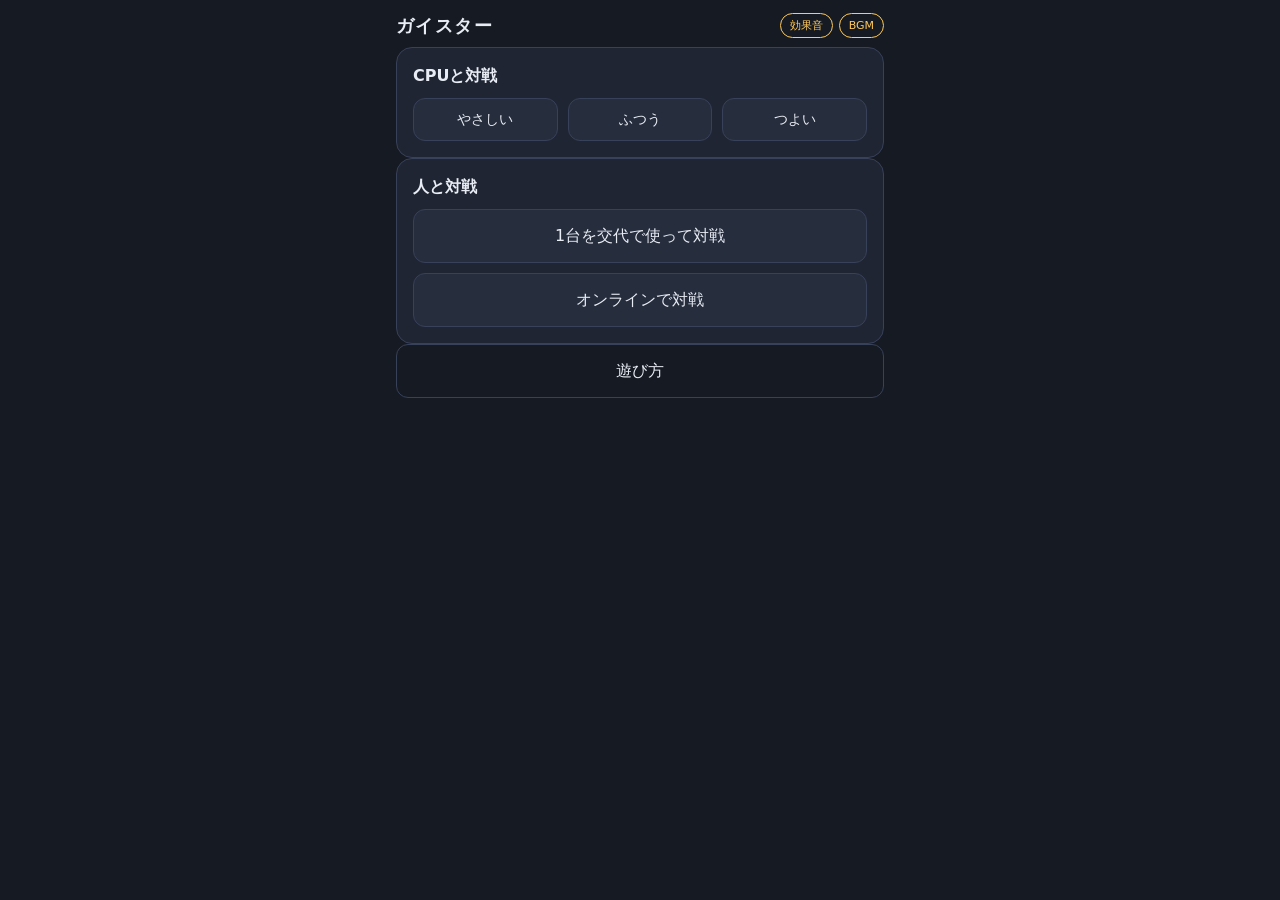
<file: index.html>
<!doctype html>
<html lang="ja">
<head>
<meta charset="utf-8">
<meta name="viewport" content="width=device-width, initial-scale=1, viewport-fit=cover">
<meta name="theme-color" content="#161a22">
<title>ガイスター</title>
<link rel="stylesheet" href="css/style.css">
</head>
<body>
<div id="app">
  <header id="topbar"><h1>ガイスター</h1><div id="status"></div><div id="sound"></div></header>
  <main id="screen"></main>
</div>
<script src="js/rules.js"></script>
<script src="js/ai.js"></script>
<script src="js/ui.js"></script>
<script src="js/sound.js"></script>
<script src="js/firebase-config.js"></script>
<script src="js/online.js"></script>
<script src="js/main.js"></script>
</body>
</html>
</file>
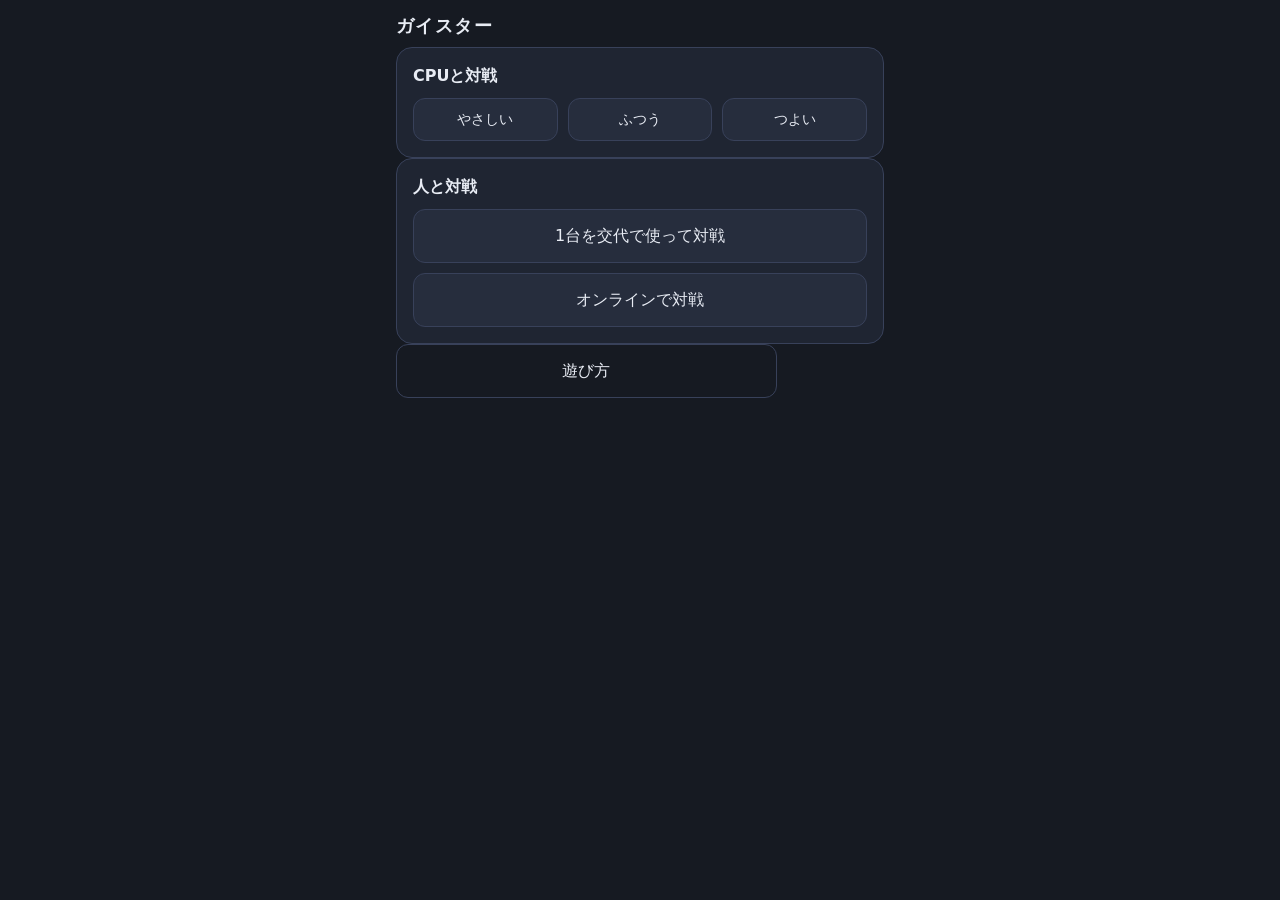
<file: geister/index.html>
<!doctype html>
<html lang="ja">
<head>
<meta charset="utf-8">
<meta name="viewport" content="width=device-width, initial-scale=1, viewport-fit=cover">
<meta name="theme-color" content="#161a22">
<title>ガイスター</title>
<link rel="stylesheet" href="css/style.css">
</head>
<body>
<div id="app">
  <header id="topbar"><h1>ガイスター</h1><div id="status"></div></header>
  <main id="screen"></main>
</div>
<script src="js/rules.js"></script>
<script src="js/ai.js"></script>
<script src="js/ui.js"></script>
<script src="js/firebase-config.js"></script>
<script src="js/online.js"></script>
<script src="js/main.js"></script>
</body>
</html>
</file>
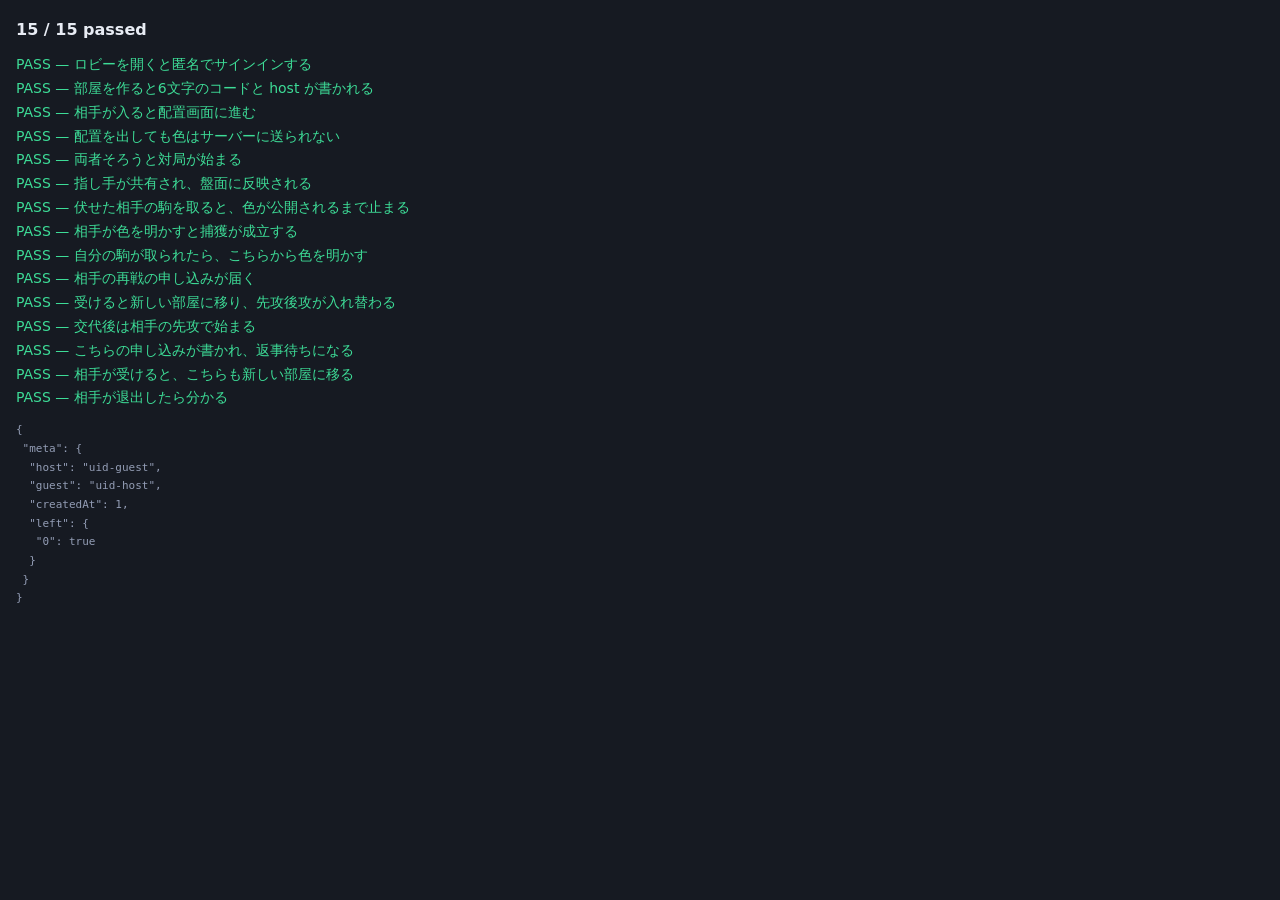
<file: tests-online.html>
<!doctype html>
<html lang="ja"><head><meta charset="utf-8"><title>Geister online tests</title>
<link rel="stylesheet" href="css/style.css">
<style>#out{padding:16px;font:14px/1.7 system-ui}.pass{color:#3ddc97}.fail{color:#ff5d6c;font-weight:700}</style>
</head><body>
<div id="out">実行中…</div>

<!-- アプリ本体と同じ構成で読み込む。画面は隠しておく。 -->
<div id="app" style="display:none">
  <header id="topbar"><h1>ガイスター</h1><div id="status"></div></header>
  <main id="screen"></main>
</div>

<script src="js/rules.js"></script>
<script src="js/ai.js"></script>
<script src="js/ui.js"></script>
<script src="js/firebase-config.js"></script>
<script src="js/online.js"></script>
<script src="js/main.js"></script>

<script>
/* Firebase の代わりになる、メモリ上の小さなデータベース。
   online.js が本物に対して何を読み書きするかを、そのまま確かめるために使う。 */
(function () {
  var store = {}, listeners = [];

  function split(path) { return path.split('/').filter(Boolean); }

  function readPath(path) {
    var node = store, parts = split(path);
    for (var i = 0; i < parts.length; i++) {
      if (node === null || typeof node !== 'object') return null;
      node = node[parts[i]];
      if (node === undefined) return null;
    }
    return node === undefined ? null : node;
  }

  function writePath(path, value) {
    var parts = split(path), node = store;
    for (var i = 0; i < parts.length - 1; i++) {
      if (typeof node[parts[i]] !== 'object' || node[parts[i]] === null) node[parts[i]] = {};
      node = node[parts[i]];
    }
    node[parts[parts.length - 1]] = value;
    notify();
  }

  function notify() {
    listeners.slice().forEach(function (l) {
      l.cb({ val: function () { return clone(readPath(l.path)); } });
    });
  }
  function clone(v) { return v === null ? null : JSON.parse(JSON.stringify(v)); }

  function ref(path) {
    return {
      set: function (v) { writePath(path, v); return Promise.resolve(); },
      get: function () { return Promise.resolve({ val: function () { return clone(readPath(path)); } }); },
      on: function (evt, cb) { var l = { path: path, cb: cb }; listeners.push(l); this._l = l; cb({ val: function () { return clone(readPath(path)); } }); },
      off: function () { listeners = listeners.filter(function (x) { return x !== this._l; }.bind(this)); }
    };
  }

  window.firebase = {
    apps: [],
    initializeApp: function () { window.firebase.apps.push({}); },
    auth: function () {
      return { signInAnonymously: function () { return Promise.resolve({ user: { uid: 'uid-host' } }); } };
    },
    database: function () { return { ref: ref }; }
  };
  window.__fakeDb = { store: store, read: readPath, write: writePath };
})();

/* --- テスト --- */
var R = window.GeisterRules, A = window.GeisterApp, O = window.GeisterOnline, DB = window.__fakeDb;
var results = [];
function check(name, fn) {
  try { fn(); results.push([true, name]); }
  catch (e) { results.push([false, name + ' — ' + e.message]); }
}
function eq(a, b, m) {
  if (JSON.stringify(a) !== JSON.stringify(b))
    throw new Error((m || '') + ' expected ' + JSON.stringify(b) + ' got ' + JSON.stringify(a));
}
function ok(v, m) { if (!v) throw new Error(m || 'expected truthy'); }
function wait() { return new Promise(function (r) { setTimeout(r, 0); }); }

function setupFor(owner, colors) {
  var sq = R.setupSquares(owner);
  colors = colors || ['blue', 'blue', 'blue', 'blue', 'red', 'red', 'red', 'red'];
  return sq.map(function (p, i) { return { pos: p, color: colors[i] }; });
}
function code() { return O.state.code; }
function room(sub) { return DB.read('rooms/' + code() + (sub ? '/' + sub : '')); }
// 相手の端末がする書き込みを、テストから代わりに行う
function guestWrites(sub, value) { DB.write('rooms/' + code() + '/' + sub, value); }

(async function run() {
  try { localStorage.removeItem('geister.setup.' + 'x'); } catch (e) {}

  O.openLobby();
  await wait();

  check('ロビーを開くと匿名でサインインする', function () {
    ok(O.state.ready, '接続済み');
    eq(O.state.uid, 'uid-host');
  });

  O.state.mySetup = null;
  document.querySelectorAll('button').forEach(function (b) {
    if (b.textContent.indexOf('部屋を作る') >= 0) b.click();
  });
  await wait(); await wait();

  check('部屋を作ると6文字のコードと host が書かれる', function () {
    ok(code() && code().length === 6, 'コードが6文字: ' + code());
    eq(room('meta').host, 'uid-host');
    eq(O.state.role, 0);
    eq(A.view, 'online-wait', '相手待ち画面');
  });

  // --- 相手が参加 ---
  guestWrites('meta/guest', 'uid-guest');
  await wait();

  check('相手が入ると配置画面に進む', function () {
    eq(A.view, 'setup');
    eq(A.myPlayer, 0);
  });

  // --- 自分の配置を確定 ---
  var mySetup = setupFor(0);
  O.submitSetup(mySetup);
  await wait();

  check('配置を出しても色はサーバーに送られない', function () {
    eq(room('ready'), { 0: true }, '合図だけが書かれる');
    var dump = JSON.stringify(room());
    ok(dump.indexOf('blue') < 0 && dump.indexOf('red') < 0, '色がどこにも無い: ' + dump);
    eq(A.view, 'online-setupwait');
  });

  // --- 相手も配置完了 ---
  guestWrites('ready/1', true);
  await wait();

  check('両者そろうと対局が始まる', function () {
    eq(A.view, 'play');
    eq(A.state.turn, 0, '部屋を作った側が先手');
    eq(A.state.pieces[0].color, 'blue', '自分の色は分かる');
    eq(A.state.pieces[8].color, 'unknown', '相手の色は伏せられている');
  });

  // --- 自分が一手指す ---
  O.sendMove({ pieceId: 0, from: [4, 1], to: [3, 1], escape: false });
  await wait();

  check('指し手が共有され、盤面に反映される', function () {
    eq(room('moves')[0], { pieceId: 0, to: [3, 1], escape: false });
    eq(A.state.pieces[0].pos, [3, 1]);
    eq(A.state.turn, 1, '手番が相手に移る');
  });

  // --- 相手が自分の駒を取る ---
  guestWrites('moves/1', { pieceId: 12, to: [2, 1], escape: false }); // (1,1)->(2,1)
  await wait();
  O.sendMove({ pieceId: 0, from: [3, 1], to: [2, 1], escape: false }); // 相手の駒を取る
  await wait();

  check('伏せた相手の駒を取ると、色が公開されるまで止まる', function () {
    eq(A.state.moveCount, 2, '捕獲の手前で止まっている');
    ok(O.state.blockedOn, '待ちが立っている');
    eq(O.state.blockedOn.id, 12);
    ok(O.waitingNote().length > 0, '待ちの表示が出る');
  });

  guestWrites('reveals/12', 'red');
  await wait();

  check('相手が色を明かすと捕獲が成立する', function () {
    eq(A.state.moveCount, 3);
    eq(A.state.captured[0], ['red']);
    ok(!O.state.blockedOn, '待ちが解ける');
  });

  // --- 自分の駒が取られたら、自分から色を明かす ---
  guestWrites('moves/3', { pieceId: 13, to: [2, 1], escape: false }); // 自分の 0番 を取る
  await wait(); await wait();

  check('自分の駒が取られたら、こちらから色を明かす', function () {
    eq(room('reveals')[0], 'blue', '0番は青なので blue が公開される');
    eq(A.state.captured[1], ['blue']);
  });

  // --- 再戦: 相手が「先攻後攻を交代して再戦」を申し込み、こちらが受ける ---
  var oldCode = code();
  guestWrites('meta/rematch', { by: 1, swap: true });
  await wait();

  check('相手の再戦の申し込みが届く', function () {
    var t = O.rematchView().textContent;
    ok(t.indexOf('相手が再戦を申し込んでいます') >= 0, t);
    ok(t.indexOf('後攻') >= 0, '次は後攻だと分かる: ' + t);
  });

  O.acceptRematch();
  await wait(); await wait();

  check('受けると新しい部屋に移り、先攻後攻が入れ替わる', function () {
    ok(code() !== oldCode, '部屋が変わる');
    eq(DB.read('rooms/' + oldCode + '/meta/next'), code(), '元の部屋に行き先が書かれる');
    eq(room('meta').host, 'uid-guest');
    eq(room('meta').guest, 'uid-host');
    eq(O.state.role, 1);
    eq(A.myPlayer, 1);
    eq(A.view, 'setup');
    eq(A.setupOwner, 1, '後攻側の陣で配置する');
  });

  O.submitSetup(setupFor(1));
  guestWrites('ready/0', true);
  await wait();

  check('交代後は相手の先攻で始まる', function () {
    eq(A.view, 'play');
    eq(A.state.turn, 0);
    ok(A.state.turn !== A.myPlayer, '相手の番から');
    eq(A.state.pieces[8].color, 'blue', '自分の色は分かる');
    eq(A.state.pieces[0].color, 'unknown', '相手の色は伏せられている');
  });

  // --- 再戦: こちらから「同じ先後で再戦」を申し込み、相手が受ける ---
  O.requestRematch(false);
  await wait();

  check('こちらの申し込みが書かれ、返事待ちになる', function () {
    eq(room('meta').rematch, { by: 1, swap: false });
    ok(O.rematchView().textContent.indexOf('相手の返事を待っています') >= 0);
  });

  DB.write('rooms/NEXT22/meta', { host: 'uid-guest', guest: 'uid-host', createdAt: 1 });
  guestWrites('meta/next', 'NEXT22');
  await wait();

  check('相手が受けると、こちらも新しい部屋に移る', function () {
    eq(code(), 'NEXT22');
    eq(O.state.role, 1, '先後はそのまま');
    eq(A.view, 'setup');
  });

  // --- 相手が退出 ---
  guestWrites('meta/left/0', true);
  await wait();

  check('相手が退出したら分かる', function () {
    ok(O.rematchView().textContent.indexOf('相手は退出しました') >= 0);
  });

  var pass = results.filter(function (r) { return r[0]; }).length;
  document.getElementById('out').innerHTML =
    '<h2>' + pass + ' / ' + results.length + ' passed</h2>' +
    results.map(function (r) {
      return '<div class="' + (r[0] ? 'pass' : 'fail') + '">' + (r[0] ? 'PASS' : 'FAIL') + ' — ' + r[1] + '</div>';
    }).join('') +
    '<pre style="color:#939db5;font-size:11px">' + JSON.stringify(room(), null, 1) + '</pre>';
})();
</script>
</body></html>
</file>
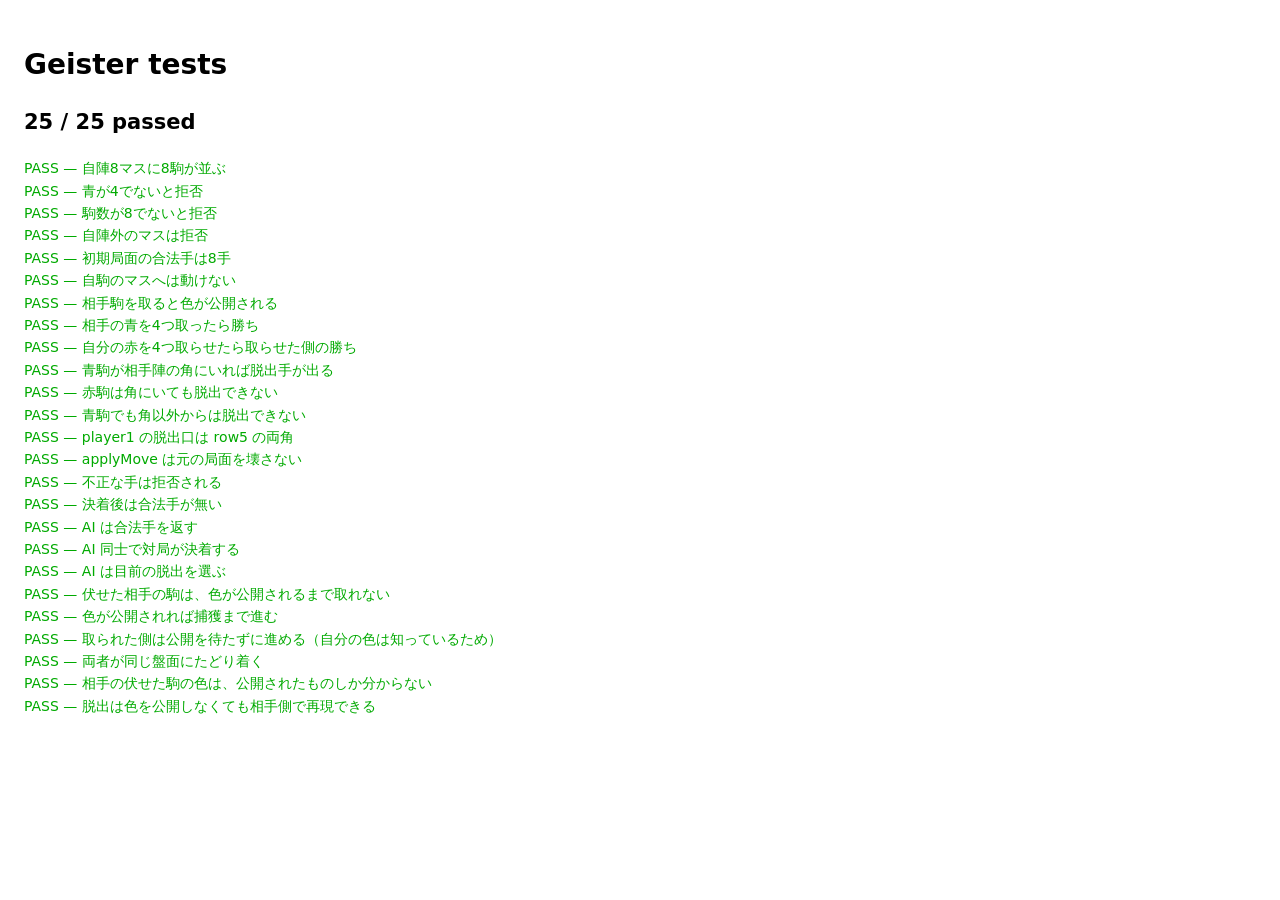
<file: tests.html>
<!doctype html>
<html lang="ja"><head><meta charset="utf-8"><title>Geister tests</title>
<style>body{font:14px/1.6 system-ui;padding:16px}.pass{color:#0a0}.fail{color:#c00;font-weight:700}</style>
</head><body><h1>Geister tests</h1><div id="out"></div>
<script src="js/rules.js"></script>
<script src="js/ai.js"></script>
<script src="js/ui.js"></script>
<script src="js/firebase-config.js"></script>
<script src="js/online.js"></script>
<script>
var results = [], R = window.GeisterRules;
function test(name, fn) {
  try { fn(); results.push([true, name]); }
  catch (e) { results.push([false, name + ' — ' + e.message]); }
}
function eq(a, b, msg) {
  if (JSON.stringify(a) !== JSON.stringify(b))
    throw new Error((msg || '') + ' expected ' + JSON.stringify(b) + ' got ' + JSON.stringify(a));
}
function ok(v, msg) { if (!v) throw new Error(msg || 'expected truthy'); }
function throws(fn, msg) {
  var t = false; try { fn(); } catch (e) { t = true; }
  if (!t) throw new Error(msg || 'expected throw');
}

// 標準配置: 前4マスを青、後4マスを赤
function setupFor(owner, colors) {
  var sq = R.setupSquares(owner);
  colors = colors || ['blue','blue','blue','blue','red','red','red','red'];
  return sq.map(function (p, i) { return { pos: p, color: colors[i] }; });
}
function fresh(c0, c1) { return R.createState(setupFor(0, c0), setupFor(1, c1)); }

/* --- 配置 --- */
test('自陣8マスに8駒が並ぶ', function () {
  var s = fresh();
  eq(s.pieces.length, 16);
  eq(s.board.filter(function (x) { return x !== null; }).length, 16);
  eq(s.turn, 0);
});
test('青が4でないと拒否', function () {
  throws(function () { fresh(['blue','blue','blue','red','red','red','red','red']); });
});
test('駒数が8でないと拒否', function () {
  throws(function () { R.createState(setupFor(0).slice(0, 7), setupFor(1)); });
});
test('自陣外のマスは拒否', function () {
  var bad = setupFor(0); bad[0] = { pos: [3, 1], color: 'blue' };
  throws(function () { R.createState(bad, setupFor(1)); });
});

/* --- 合法手 --- */
test('初期局面の合法手は8手', function () {
  var s = fresh();
  var m = R.legalMoves(s, 0);
  // row4 の4駒が前進(4) + row4 の両端が横へ(2) + row5 の両端が横へ(2) = 8。
  // row5 は上を自駒に塞がれ、中央2列は左右も自駒。
  eq(m.length, 8);
  ok(m.every(function (x) { return !x.escape; }), '初期に脱出手は無い');
});
test('自駒のマスへは動けない', function () {
  var s = fresh();
  var m = R.legalMoves(s, 0);
  ok(m.every(function (x) {
    var t = R.pieceAt(s, x.to[0], x.to[1]);
    return !t || t.owner !== 0;
  }));
});

/* --- 捕獲 --- */
test('相手駒を取ると色が公開される', function () {
  var s = fresh();
  // player0 の駒を [1,1] の直下 [2,1] に瞬間移動させる（テスト用の直接操作）
  var p = s.pieces[0];
  s.board[R.idx(p.pos[0], p.pos[1])] = null;
  p.pos = [2, 1]; s.board[R.idx(2, 1)] = p.id;
  var res = R.applyMove(s, { pieceId: p.id, from: [2, 1], to: [1, 1], escape: false });
  eq(res.capturedColor, 'red', '[1,1] は player1 の後列=赤');
  eq(res.state.captured[0], ['red']);
  eq(res.state.turn, 1, '手番が移る');
});

/* --- 勝利条件 --- */
test('相手の青を4つ取ったら勝ち', function () {
  var s = fresh();
  s.captured[0] = ['blue', 'blue', 'blue'];
  var p = s.pieces[0];
  s.board[R.idx(p.pos[0], p.pos[1])] = null;
  p.pos = [1, 1]; s.board[R.idx(1, 1)] = p.id;
  // [0,1] は player1 の前列 = 青
  var res = R.applyMove(s, { pieceId: p.id, from: [1, 1], to: [0, 1], escape: false });
  eq(res.state.winner, 0);
  eq(res.state.reason, 'took_all_blue');
});
test('自分の赤を4つ取らせたら取らせた側の勝ち', function () {
  var s = fresh();
  s.captured[0] = ['red', 'red', 'red'];
  var p = s.pieces[0];
  s.board[R.idx(p.pos[0], p.pos[1])] = null;
  p.pos = [2, 1]; s.board[R.idx(2, 1)] = p.id;
  // [1,1] は player1 の後列 = 赤。player0 が4つ目の赤を取る → player1 の勝ち
  var res = R.applyMove(s, { pieceId: p.id, from: [2, 1], to: [1, 1], escape: false });
  eq(res.state.winner, 1);
  eq(res.state.reason, 'lost_all_red');
});

/* --- 脱出 --- */
test('青駒が相手陣の角にいれば脱出手が出る', function () {
  var s = fresh();
  var blue = s.pieces.find(function (p) { return p.owner === 0 && p.color === 'blue'; });
  s.board[R.idx(blue.pos[0], blue.pos[1])] = null;
  blue.pos = [0, 0]; s.board[R.idx(0, 0)] = blue.id;
  var esc = R.legalMoves(s, 0).filter(function (m) { return m.escape; });
  eq(esc.length, 1);
  var res = R.applyMove(s, esc[0]);
  eq(res.state.winner, 0);
  eq(res.state.reason, 'escape');
});
test('赤駒は角にいても脱出できない', function () {
  var s = fresh();
  var red = s.pieces.find(function (p) { return p.owner === 0 && p.color === 'red'; });
  s.board[R.idx(red.pos[0], red.pos[1])] = null;
  red.pos = [0, 0]; s.board[R.idx(0, 0)] = red.id;
  eq(R.legalMoves(s, 0).filter(function (m) { return m.escape; }).length, 0);
});
test('青駒でも角以外からは脱出できない', function () {
  var s = fresh();
  var blue = s.pieces.find(function (p) { return p.owner === 0 && p.color === 'blue'; });
  s.board[R.idx(blue.pos[0], blue.pos[1])] = null;
  blue.pos = [0, 2]; s.board[R.idx(0, 2)] = blue.id;
  eq(R.legalMoves(s, 0).filter(function (m) { return m.escape; }).length, 0);
});
test('player1 の脱出口は row5 の両角', function () {
  var s = fresh();
  s.turn = 1;
  var blue = s.pieces.find(function (p) { return p.owner === 1 && p.color === 'blue'; });
  s.board[R.idx(blue.pos[0], blue.pos[1])] = null;
  blue.pos = [5, 5]; s.board[R.idx(5, 5)] = blue.id;
  var esc = R.legalMoves(s, 1).filter(function (m) { return m.escape; });
  eq(esc.length, 1);
  eq(R.applyMove(s, esc[0]).state.winner, 1);
});

/* --- 不変性 --- */
test('applyMove は元の局面を壊さない', function () {
  var s = fresh();
  var before = JSON.stringify(s);
  R.applyMove(s, R.legalMoves(s, 0)[0]);
  eq(JSON.stringify(s), before);
});
test('不正な手は拒否される', function () {
  var s = fresh();
  var p0 = s.pieces[0];
  // 2マス進む手
  throws(function () { R.applyMove(s, { pieceId: 0, from: p0.pos, to: [2, 1], escape: false }); }, '2マス移動');
  // from が実際の位置と食い違う手
  throws(function () { R.applyMove(s, { pieceId: 0, from: [3, 1], to: [3, 1], escape: false }); }, 'from 不一致');
  // 相手の手番の駒を動かす手
  throws(function () { R.applyMove(s, { pieceId: 8, from: s.pieces[8].pos, to: [2, 1], escape: false }); }, '相手駒');
});
test('決着後は合法手が無い', function () {
  var s = fresh(); s.winner = 0;
  eq(R.legalMoves(s, 0).length, 0);
});

/* --- AI --- */
if (window.GeisterAI) {
  test('AI は合法手を返す', function () {
    var s = fresh();
    var mv = window.GeisterAI.chooseMove(s, 0, 'normal');
    ok(mv, '手が返る');
    ok(R.legalMoves(s, 0).some(function (m) { return R.sameMove(m, mv); }), '合法手である');
  });
  test('AI 同士で対局が決着する', function () {
    var s = fresh(), guard = 0;
    while (s.winner === null && guard++ < 400) {
      var mv = window.GeisterAI.chooseMove(s, s.turn, 'easy');
      if (!mv) break;
      s = R.applyMove(s, mv).state;
    }
    ok(s.winner !== null || guard >= 400, '進行する');
    ok(guard > 1, '手が進んでいる');
  });
  test('AI は目前の脱出を選ぶ', function () {
    var s = fresh();
    var blue = s.pieces.find(function (p) { return p.owner === 0 && p.color === 'blue'; });
    s.board[R.idx(blue.pos[0], blue.pos[1])] = null;
    blue.pos = [0, 0]; s.board[R.idx(0, 0)] = blue.id;
    var mv = window.GeisterAI.chooseMove(s, 0, 'normal');
    ok(mv.escape, '脱出手を選ぶ');
  });
}

/* --- オンライン: 指し手の並べ直し --- */
if (window.GeisterOnline && window.GeisterOnline.replayFrom) {
  var replay = window.GeisterOnline.replayFrom;
  var S0 = setupFor(0), S1 = setupFor(1);
  // id12 = player1 の (1,1)、後列なので赤
  var MOVES = [
    { pieceId: 0,  to: [3, 1], escape: false },
    { pieceId: 12, to: [2, 1], escape: false },
    { pieceId: 0,  to: [2, 1], escape: false }   // ここで id12 を捕獲
  ];

  test('伏せた相手の駒は、色が公開されるまで取れない', function () {
    var a = replay(S0, 0, MOVES, {});
    ok(a.blockedOn, '止まっている');
    eq(a.blockedOn.id, 12);
    eq(a.state.moveCount, 2, '捕獲の手前まで進む');
  });

  test('色が公開されれば捕獲まで進む', function () {
    var a = replay(S0, 0, MOVES, { 12: 'red' });
    ok(!a.blockedOn, '止まらない');
    eq(a.state.moveCount, 3);
    eq(a.state.captured[0], ['red']);
  });

  test('取られた側は公開を待たずに進める（自分の色は知っているため）', function () {
    var b = replay(S1, 1, MOVES, {});
    ok(!b.blockedOn, '止まらない');
    eq(b.state.moveCount, 3);
    eq(b.state.captured[0], ['red']);
  });

  test('両者が同じ盤面にたどり着く', function () {
    var a = replay(S0, 0, MOVES, { 12: 'red' }).state;
    var b = replay(S1, 1, MOVES, {}).state;
    eq(a.board, b.board, '駒の位置が一致');
    eq(a.turn, b.turn, '手番が一致');
    eq(a.captured, b.captured, '取った駒が一致');
    eq(a.winner, b.winner);
  });

  test('相手の伏せた駒の色は、公開されたものしか分からない', function () {
    var a = replay(S0, 0, MOVES, { 12: 'red' }).state;
    var hidden = a.pieces.filter(function (p) {
      return p.owner === 1 && !p.captured && p.color === R.UNKNOWN;
    });
    eq(hidden.length, 7, '捕獲された1体以外は伏せられたまま');
  });

  test('脱出は色を公開しなくても相手側で再現できる', function () {
    // 0番(青, (4,1)) を誰もいない0列を通して脱出口 (0,0) まで運ぶ。
    // 手番を合わせるため、player1 の 13番を (1,2) と (2,2) で往復させる。
    var mv = [];
    var path = [[4,0],[3,0],[2,0],[1,0],[0,0]];
    var filler = [[2,2],[1,2],[2,2],[1,2],[2,2]];
    for (var i = 0; i < path.length; i++) {
      mv.push({ pieceId: 0, to: path[i], escape: false });
      mv.push({ pieceId: 13, to: filler[i], escape: false });
    }
    mv.push({ pieceId: 0, to: null, escape: true });
    var a = replay(setupFor(0), 0, mv, {});
    var b = replay(setupFor(1), 1, mv, {});
    ok(!a.blockedOn && !b.blockedOn, '両者とも止まらない');
    eq(a.state.winner, 0, '自分側で勝ちになる');
    eq(b.state.winner, 0, '相手側でも同じ結果');
    eq(b.state.reason, 'escape');
  });
}

var pass = results.filter(function (r) { return r[0]; }).length;
document.getElementById('out').innerHTML =
  '<h2>' + pass + ' / ' + results.length + ' passed</h2>' +
  results.map(function (r) {
    return '<div class="' + (r[0] ? 'pass' : 'fail') + '">' + (r[0] ? 'PASS' : 'FAIL') + ' — ' + r[1] + '</div>';
  }).join('');
console.log('RESULT ' + pass + '/' + results.length);
results.filter(function (r) { return !r[0]; }).forEach(function (r) { console.log('FAIL ' + r[1]); });
</script></body></html>
</file>
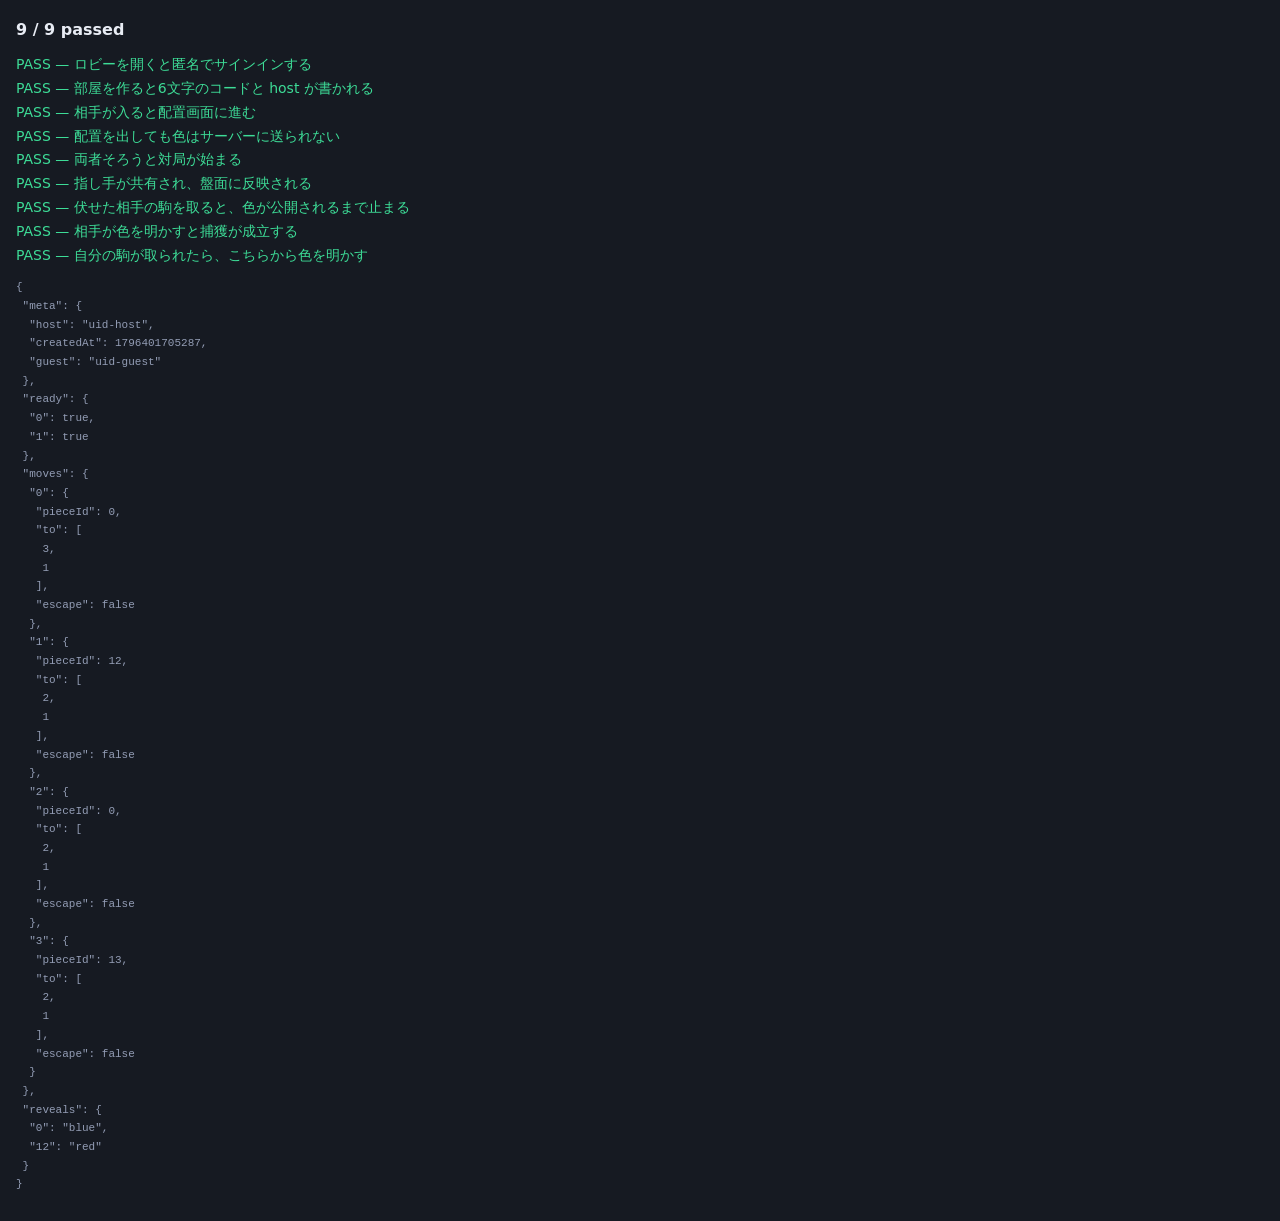
<file: geister/tests-online.html>
<!doctype html>
<html lang="ja"><head><meta charset="utf-8"><title>Geister online tests</title>
<link rel="stylesheet" href="css/style.css">
<style>#out{padding:16px;font:14px/1.7 system-ui}.pass{color:#3ddc97}.fail{color:#ff5d6c;font-weight:700}</style>
</head><body>
<div id="out">実行中…</div>

<!-- アプリ本体と同じ構成で読み込む。画面は隠しておく。 -->
<div id="app" style="display:none">
  <header id="topbar"><h1>ガイスター</h1><div id="status"></div></header>
  <main id="screen"></main>
</div>

<script src="js/rules.js"></script>
<script src="js/ai.js"></script>
<script src="js/ui.js"></script>
<script src="js/firebase-config.js"></script>
<script src="js/online.js"></script>
<script src="js/main.js"></script>

<script>
/* Firebase の代わりになる、メモリ上の小さなデータベース。
   online.js が本物に対して何を読み書きするかを、そのまま確かめるために使う。 */
(function () {
  var store = {}, listeners = [];

  function split(path) { return path.split('/').filter(Boolean); }

  function readPath(path) {
    var node = store, parts = split(path);
    for (var i = 0; i < parts.length; i++) {
      if (node === null || typeof node !== 'object') return null;
      node = node[parts[i]];
      if (node === undefined) return null;
    }
    return node === undefined ? null : node;
  }

  function writePath(path, value) {
    var parts = split(path), node = store;
    for (var i = 0; i < parts.length - 1; i++) {
      if (typeof node[parts[i]] !== 'object' || node[parts[i]] === null) node[parts[i]] = {};
      node = node[parts[i]];
    }
    node[parts[parts.length - 1]] = value;
    notify();
  }

  function notify() {
    listeners.slice().forEach(function (l) {
      l.cb({ val: function () { return clone(readPath(l.path)); } });
    });
  }
  function clone(v) { return v === null ? null : JSON.parse(JSON.stringify(v)); }

  function ref(path) {
    return {
      set: function (v) { writePath(path, v); return Promise.resolve(); },
      get: function () { return Promise.resolve({ val: function () { return clone(readPath(path)); } }); },
      on: function (evt, cb) { var l = { path: path, cb: cb }; listeners.push(l); this._l = l; cb({ val: function () { return clone(readPath(path)); } }); },
      off: function () { listeners = listeners.filter(function (x) { return x !== this._l; }.bind(this)); }
    };
  }

  window.firebase = {
    apps: [],
    initializeApp: function () { window.firebase.apps.push({}); },
    auth: function () {
      return { signInAnonymously: function () { return Promise.resolve({ user: { uid: 'uid-host' } }); } };
    },
    database: function () { return { ref: ref }; }
  };
  window.__fakeDb = { store: store, read: readPath, write: writePath };
})();

/* --- テスト --- */
var R = window.GeisterRules, A = window.GeisterApp, O = window.GeisterOnline, DB = window.__fakeDb;
var results = [];
function check(name, fn) {
  try { fn(); results.push([true, name]); }
  catch (e) { results.push([false, name + ' — ' + e.message]); }
}
function eq(a, b, m) {
  if (JSON.stringify(a) !== JSON.stringify(b))
    throw new Error((m || '') + ' expected ' + JSON.stringify(b) + ' got ' + JSON.stringify(a));
}
function ok(v, m) { if (!v) throw new Error(m || 'expected truthy'); }
function wait() { return new Promise(function (r) { setTimeout(r, 0); }); }

function setupFor(owner, colors) {
  var sq = R.setupSquares(owner);
  colors = colors || ['blue', 'blue', 'blue', 'blue', 'red', 'red', 'red', 'red'];
  return sq.map(function (p, i) { return { pos: p, color: colors[i] }; });
}
function code() { return O.state.code; }
function room(sub) { return DB.read('rooms/' + code() + (sub ? '/' + sub : '')); }
// 相手の端末がする書き込みを、テストから代わりに行う
function guestWrites(sub, value) { DB.write('rooms/' + code() + '/' + sub, value); }

(async function run() {
  try { localStorage.removeItem('geister.setup.' + 'x'); } catch (e) {}

  O.openLobby();
  await wait();

  check('ロビーを開くと匿名でサインインする', function () {
    ok(O.state.ready, '接続済み');
    eq(O.state.uid, 'uid-host');
  });

  O.state.mySetup = null;
  document.querySelectorAll('button').forEach(function (b) {
    if (b.textContent.indexOf('部屋を作る') >= 0) b.click();
  });
  await wait(); await wait();

  check('部屋を作ると6文字のコードと host が書かれる', function () {
    ok(code() && code().length === 6, 'コードが6文字: ' + code());
    eq(room('meta').host, 'uid-host');
    eq(O.state.role, 0);
    eq(A.view, 'online-wait', '相手待ち画面');
  });

  // --- 相手が参加 ---
  guestWrites('meta/guest', 'uid-guest');
  await wait();

  check('相手が入ると配置画面に進む', function () {
    eq(A.view, 'setup');
    eq(A.myPlayer, 0);
  });

  // --- 自分の配置を確定 ---
  var mySetup = setupFor(0);
  O.submitSetup(mySetup);
  await wait();

  check('配置を出しても色はサーバーに送られない', function () {
    eq(room('ready'), { 0: true }, '合図だけが書かれる');
    var dump = JSON.stringify(room());
    ok(dump.indexOf('blue') < 0 && dump.indexOf('red') < 0, '色がどこにも無い: ' + dump);
    eq(A.view, 'online-setupwait');
  });

  // --- 相手も配置完了 ---
  guestWrites('ready/1', true);
  await wait();

  check('両者そろうと対局が始まる', function () {
    eq(A.view, 'play');
    eq(A.state.turn, 0, '部屋を作った側が先手');
    eq(A.state.pieces[0].color, 'blue', '自分の色は分かる');
    eq(A.state.pieces[8].color, 'unknown', '相手の色は伏せられている');
  });

  // --- 自分が一手指す ---
  O.sendMove({ pieceId: 0, from: [4, 1], to: [3, 1], escape: false });
  await wait();

  check('指し手が共有され、盤面に反映される', function () {
    eq(room('moves')[0], { pieceId: 0, to: [3, 1], escape: false });
    eq(A.state.pieces[0].pos, [3, 1]);
    eq(A.state.turn, 1, '手番が相手に移る');
  });

  // --- 相手が自分の駒を取る ---
  guestWrites('moves/1', { pieceId: 12, to: [2, 1], escape: false }); // (1,1)->(2,1)
  await wait();
  O.sendMove({ pieceId: 0, from: [3, 1], to: [2, 1], escape: false }); // 相手の駒を取る
  await wait();

  check('伏せた相手の駒を取ると、色が公開されるまで止まる', function () {
    eq(A.state.moveCount, 2, '捕獲の手前で止まっている');
    ok(O.state.blockedOn, '待ちが立っている');
    eq(O.state.blockedOn.id, 12);
    ok(O.waitingNote().length > 0, '待ちの表示が出る');
  });

  guestWrites('reveals/12', 'red');
  await wait();

  check('相手が色を明かすと捕獲が成立する', function () {
    eq(A.state.moveCount, 3);
    eq(A.state.captured[0], ['red']);
    ok(!O.state.blockedOn, '待ちが解ける');
  });

  // --- 自分の駒が取られたら、自分から色を明かす ---
  guestWrites('moves/3', { pieceId: 13, to: [2, 1], escape: false }); // 自分の 0番 を取る
  await wait(); await wait();

  check('自分の駒が取られたら、こちらから色を明かす', function () {
    eq(room('reveals')[0], 'blue', '0番は青なので blue が公開される');
    eq(A.state.captured[1], ['blue']);
  });

  var pass = results.filter(function (r) { return r[0]; }).length;
  document.getElementById('out').innerHTML =
    '<h2>' + pass + ' / ' + results.length + ' passed</h2>' +
    results.map(function (r) {
      return '<div class="' + (r[0] ? 'pass' : 'fail') + '">' + (r[0] ? 'PASS' : 'FAIL') + ' — ' + r[1] + '</div>';
    }).join('') +
    '<pre style="color:#939db5;font-size:11px">' + JSON.stringify(room(), null, 1) + '</pre>';
})();
</script>
</body></html>
</file>
<file: css/style.css>
:root{
  --bg:#161a22; --panel:#1f2532; --panel2:#262d3d; --line:#38415a;
  --text:#e8ecf4; --muted:#939db5;
  --blue:#4a9eff; --red:#ff5d6c; --unknown:#6b7690;
  --accent:#ffc857; --ok:#3ddc97;
}
*{box-sizing:border-box}
html,body{margin:0;height:100%}
body{
  background:var(--bg); color:var(--text);
  font:16px/1.5 system-ui,-apple-system,"Hiragino Kaku Gothic ProN","Noto Sans JP",sans-serif;
  -webkit-text-size-adjust:100%; overscroll-behavior:none;
}
#app{max-width:520px;margin:0 auto;padding:env(safe-area-inset-top) 16px env(safe-area-inset-bottom);min-height:100%;display:flex;flex-direction:column}
#topbar{display:flex;align-items:center;gap:10px;padding:12px 0 8px}
#topbar h1{font-size:18px;margin:0;letter-spacing:.08em;white-space:nowrap}
#status{font-size:13px;color:var(--muted);margin-left:auto;text-align:right}
#sound{display:flex;gap:6px;flex-shrink:0}
.snd{appearance:none;font:inherit;font-size:11px;line-height:1;padding:6px 9px;border-radius:999px;cursor:pointer;
  border:1px solid var(--line);background:transparent;color:var(--muted);text-decoration:line-through}
.snd.on{border-color:var(--accent);color:var(--accent);text-decoration:none}
#screen{flex:1;display:flex;flex-direction:column;gap:14px;padding-bottom:20px}

/* --- 汎用 --- */
.btn{
  appearance:none;border:1px solid var(--line);background:var(--panel2);color:var(--text);
  font:inherit;font-size:16px;padding:14px 18px;border-radius:12px;cursor:pointer;width:100%;
  text-align:center;transition:background .12s,border-color .12s;
}
.btn:active{background:#313a4e}
.btn.primary{background:var(--accent);color:#22262e;border-color:var(--accent);font-weight:700}
.btn.primary:disabled{opacity:.35;cursor:not-allowed}
.btn.ghost{background:transparent}
.btn.small{padding:10px 14px;font-size:14px;width:auto}
.row{display:flex;gap:10px}
.row>*{flex:1}
.card{background:var(--panel);border:1px solid var(--line);border-radius:16px;padding:16px}
.muted{color:var(--muted);font-size:13px}
h2{font-size:16px;margin:0 0 10px}

/* --- 盤 --- */
.board{
  display:grid;grid-template-columns:repeat(6,1fr);grid-template-rows:repeat(6,1fr);gap:3px;
  background:var(--line);border:3px solid var(--line);border-radius:10px;
  aspect-ratio:1;width:100%;touch-action:manipulation;user-select:none;
}
.cell{background:var(--panel);position:relative;display:flex;align-items:center;justify-content:center;cursor:pointer}
.cell.dark{background:var(--panel2)}
.cell.exit-mine::after,.cell.exit-theirs::after{
  content:"";position:absolute;inset:3px;border:2px dashed var(--accent);border-radius:6px;opacity:.55;
}
.cell.exit-theirs::after{border-color:var(--unknown);opacity:.35}
.cell.sel{background:#3c4763}
.cell.move::before{content:"";position:absolute;width:26%;height:26%;border-radius:50%;background:var(--ok);opacity:.8}
.cell.move.capture::before{width:78%;height:78%;background:transparent;border:3px solid var(--red);border-radius:8px;opacity:.9}
svg.ghost{width:78%;height:78%;display:block;pointer-events:none;position:relative;z-index:1}
.ghost.blue{color:var(--blue)}
.ghost.red{color:var(--red)}
.ghost.unknown{color:var(--unknown)}
.cell.mine::after{content:"";position:absolute;left:50%;transform:translateX(-50%);bottom:2px;width:38%;height:2px;border-radius:2px;background:var(--accent);opacity:.75}

/* --- 取った駒 --- */
.tray{display:flex;align-items:center;gap:8px;min-height:38px}
.tray .label{font-size:12px;color:var(--muted);min-width:6.5em}
.tray .pieces{display:flex;gap:4px;flex-wrap:wrap}
.tray .pieces .ghost{width:22px;height:22px}
.tray .none{font-size:12px;color:var(--muted);opacity:.6}

/* --- 配置 --- */
.setup-grid{display:grid;grid-template-columns:repeat(4,1fr);gap:8px}
.setup-cell{background:var(--panel2);border:1px solid var(--line);border-radius:10px;aspect-ratio:1;
  display:flex;align-items:center;justify-content:center;cursor:pointer}
.setup-cell:active{border-color:var(--accent)}
.counts{display:flex;gap:16px;justify-content:center;font-size:14px;margin:4px 0}
.counts b{font-variant-numeric:tabular-nums}

/* --- カーテン（1台で交代するとき） --- */
.curtain{flex:1;display:flex;flex-direction:column;align-items:center;justify-content:center;gap:16px;text-align:center;padding:40px 0}
.curtain .big{font-size:22px;font-weight:700}

/* --- 結果 --- */
.result{text-align:center}
.result .head{font-size:24px;font-weight:700;margin-bottom:4px}
.result .head.win{color:var(--ok)} .result .head.lose{color:var(--red)}
.reveal{display:grid;grid-template-columns:1fr 1fr;gap:12px;margin-top:12px}
.reveal .side{background:var(--panel2);border-radius:10px;padding:10px;font-size:12px;color:var(--muted)}
.reveal .side .pieces{display:flex;gap:4px;flex-wrap:wrap;margin-top:6px}
.reveal .side .ghost{width:20px;height:20px}

.rematch{margin-top:16px;text-align:center}
.rematch h2{font-size:15px}
.rematch .row{margin-bottom:8px}
.turn-note{font-size:13px;color:var(--accent);margin:6px 0 10px}

.err{color:var(--red);font-size:13px;min-height:1.2em}
.code{font-family:ui-monospace,SFMono-Regular,Menlo,monospace;font-size:26px;letter-spacing:.25em;
  text-align:center;padding:12px;background:var(--panel2);border-radius:10px;border:1px solid var(--line)}
input.text{width:100%;font:inherit;font-size:20px;letter-spacing:.2em;text-align:center;text-transform:uppercase;
  padding:12px;border-radius:10px;border:1px solid var(--line);background:var(--panel2);color:var(--text)}
</file>
<file: geister/css/style.css>
:root{
  --bg:#161a22; --panel:#1f2532; --panel2:#262d3d; --line:#38415a;
  --text:#e8ecf4; --muted:#939db5;
  --blue:#4a9eff; --red:#ff5d6c; --unknown:#6b7690;
  --accent:#ffc857; --ok:#3ddc97;
}
*{box-sizing:border-box}
html,body{margin:0;height:100%}
body{
  background:var(--bg); color:var(--text);
  font:16px/1.5 system-ui,-apple-system,"Hiragino Kaku Gothic ProN","Noto Sans JP",sans-serif;
  -webkit-text-size-adjust:100%; overscroll-behavior:none;
}
#app{max-width:520px;margin:0 auto;padding:env(safe-area-inset-top) 16px env(safe-area-inset-bottom);min-height:100%;display:flex;flex-direction:column}
#topbar{display:flex;align-items:baseline;gap:12px;padding:12px 0 8px}
#topbar h1{font-size:18px;margin:0;letter-spacing:.08em}
#status{font-size:13px;color:var(--muted);margin-left:auto;text-align:right}
#screen{flex:1;display:flex;flex-direction:column;gap:14px;padding-bottom:20px}

/* --- 汎用 --- */
.btn{
  appearance:none;border:1px solid var(--line);background:var(--panel2);color:var(--text);
  font:inherit;font-size:16px;padding:14px 18px;border-radius:12px;cursor:pointer;width:100%;
  text-align:center;transition:background .12s,border-color .12s;
}
.btn:active{background:#313a4e}
.btn.primary{background:var(--accent);color:#22262e;border-color:var(--accent);font-weight:700}
.btn.primary:disabled{opacity:.35;cursor:not-allowed}
.btn.ghost{background:transparent}
.btn.small{padding:10px 14px;font-size:14px;width:auto}
.row{display:flex;gap:10px}
.row>*{flex:1}
.card{background:var(--panel);border:1px solid var(--line);border-radius:16px;padding:16px}
.muted{color:var(--muted);font-size:13px}
h2{font-size:16px;margin:0 0 10px}

/* --- 盤 --- */
.board{
  display:grid;grid-template-columns:repeat(6,1fr);grid-template-rows:repeat(6,1fr);gap:3px;
  background:var(--line);border:3px solid var(--line);border-radius:10px;
  aspect-ratio:1;width:100%;touch-action:manipulation;user-select:none;
}
.cell{background:var(--panel);position:relative;display:flex;align-items:center;justify-content:center;cursor:pointer}
.cell.dark{background:var(--panel2)}
.cell.exit-mine::after,.cell.exit-theirs::after{
  content:"";position:absolute;inset:3px;border:2px dashed var(--accent);border-radius:6px;opacity:.55;
}
.cell.exit-theirs::after{border-color:var(--unknown);opacity:.35}
.cell.sel{background:#3c4763}
.cell.move::before{content:"";position:absolute;width:26%;height:26%;border-radius:50%;background:var(--ok);opacity:.8}
.cell.move.capture::before{width:78%;height:78%;background:transparent;border:3px solid var(--red);border-radius:8px;opacity:.9}
.ghost{width:78%;height:78%;display:block;pointer-events:none;position:relative;z-index:1}
.ghost.blue{color:var(--blue)}
.ghost.red{color:var(--red)}
.ghost.unknown{color:var(--unknown)}
.cell.mine::after{content:"";position:absolute;left:50%;transform:translateX(-50%);bottom:2px;width:38%;height:2px;border-radius:2px;background:var(--accent);opacity:.75}

/* --- 取った駒 --- */
.tray{display:flex;align-items:center;gap:8px;min-height:38px}
.tray .label{font-size:12px;color:var(--muted);min-width:6.5em}
.tray .pieces{display:flex;gap:4px;flex-wrap:wrap}
.tray .pieces .ghost{width:22px;height:22px}
.tray .none{font-size:12px;color:var(--muted);opacity:.6}

/* --- 配置 --- */
.setup-grid{display:grid;grid-template-columns:repeat(4,1fr);gap:8px}
.setup-cell{background:var(--panel2);border:1px solid var(--line);border-radius:10px;aspect-ratio:1;
  display:flex;align-items:center;justify-content:center;cursor:pointer}
.setup-cell:active{border-color:var(--accent)}
.counts{display:flex;gap:16px;justify-content:center;font-size:14px;margin:4px 0}
.counts b{font-variant-numeric:tabular-nums}

/* --- カーテン（1台で交代するとき） --- */
.curtain{flex:1;display:flex;flex-direction:column;align-items:center;justify-content:center;gap:16px;text-align:center;padding:40px 0}
.curtain .big{font-size:22px;font-weight:700}

/* --- 結果 --- */
.result{text-align:center}
.result .head{font-size:24px;font-weight:700;margin-bottom:4px}
.result .head.win{color:var(--ok)} .result .head.lose{color:var(--red)}
.reveal{display:grid;grid-template-columns:1fr 1fr;gap:12px;margin-top:12px}
.reveal .side{background:var(--panel2);border-radius:10px;padding:10px;font-size:12px;color:var(--muted)}
.reveal .side .pieces{display:flex;gap:4px;flex-wrap:wrap;margin-top:6px}
.reveal .side .ghost{width:20px;height:20px}

.err{color:var(--red);font-size:13px;min-height:1.2em}
.code{font-family:ui-monospace,SFMono-Regular,Menlo,monospace;font-size:26px;letter-spacing:.25em;
  text-align:center;padding:12px;background:var(--panel2);border-radius:10px;border:1px solid var(--line)}
input.text{width:100%;font:inherit;font-size:20px;letter-spacing:.2em;text-align:center;text-transform:uppercase;
  padding:12px;border-radius:10px;border:1px solid var(--line);background:var(--panel2);color:var(--text)}
</file>
